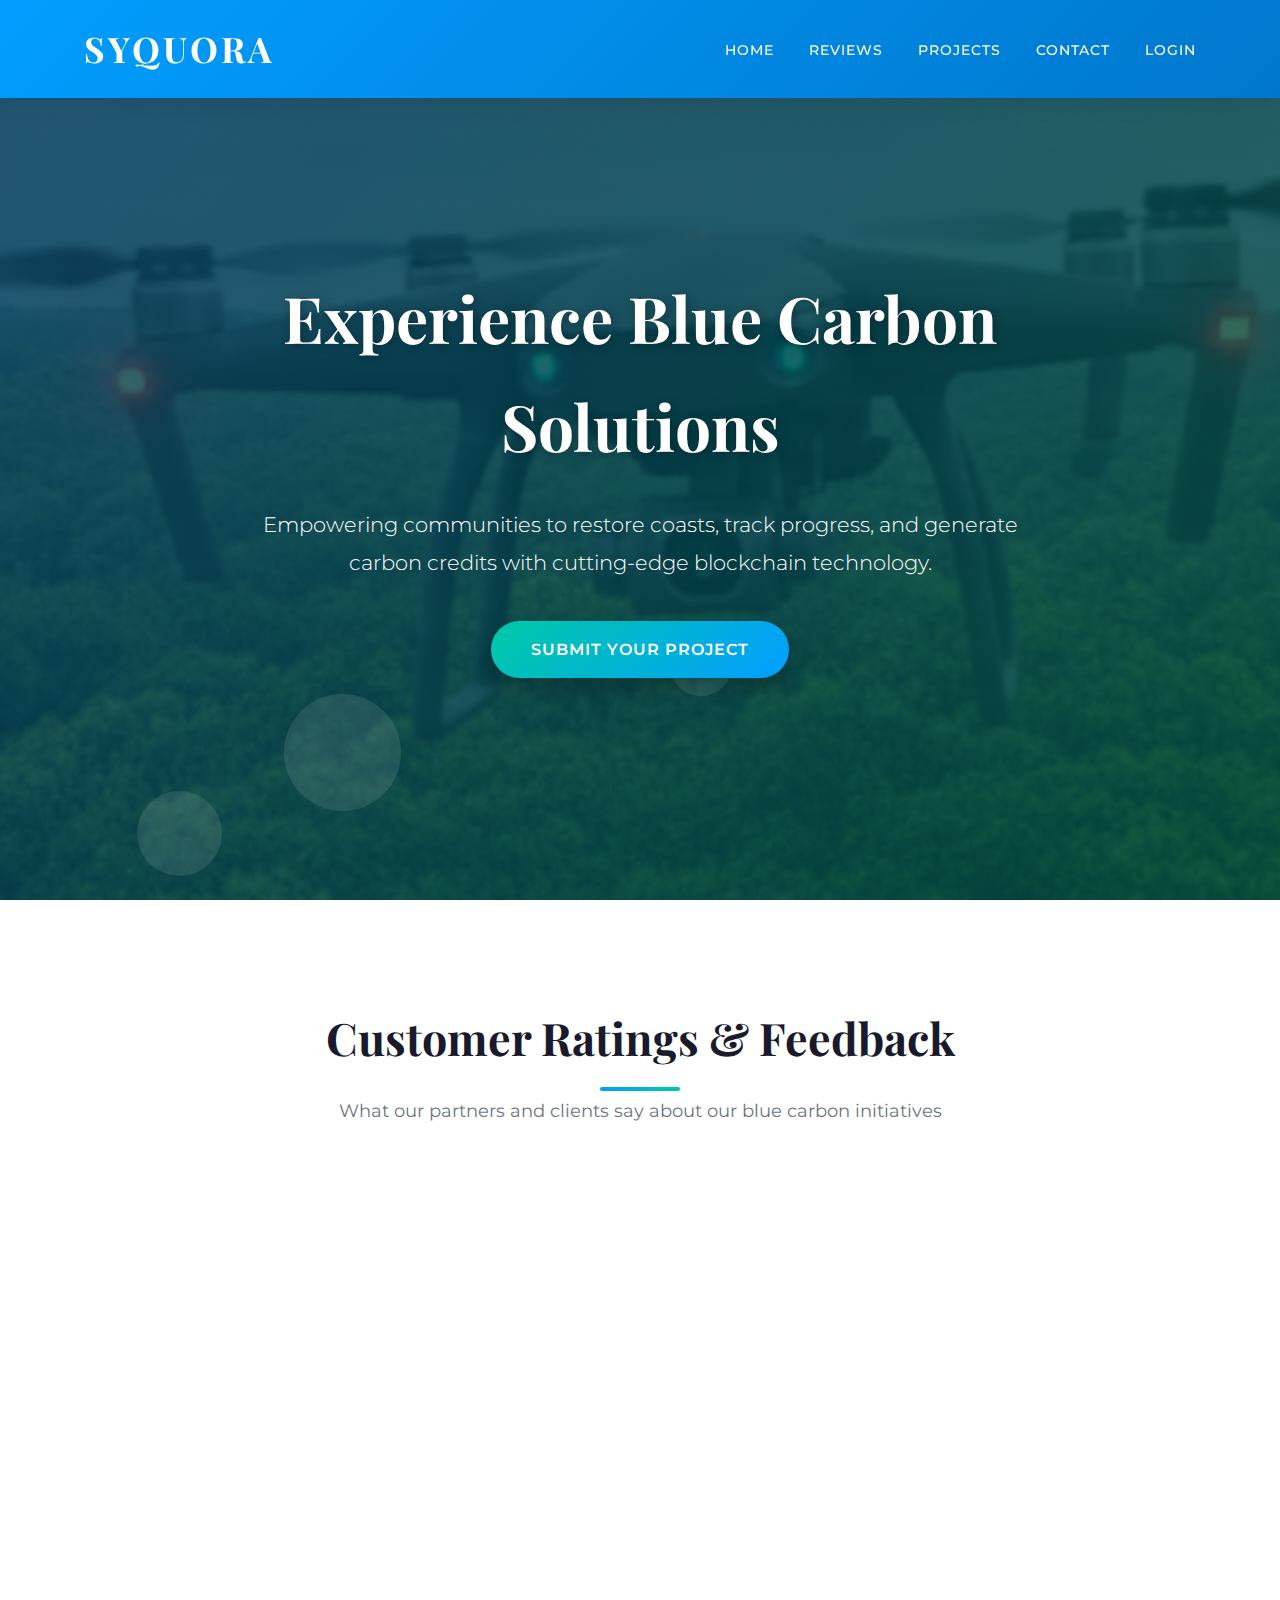
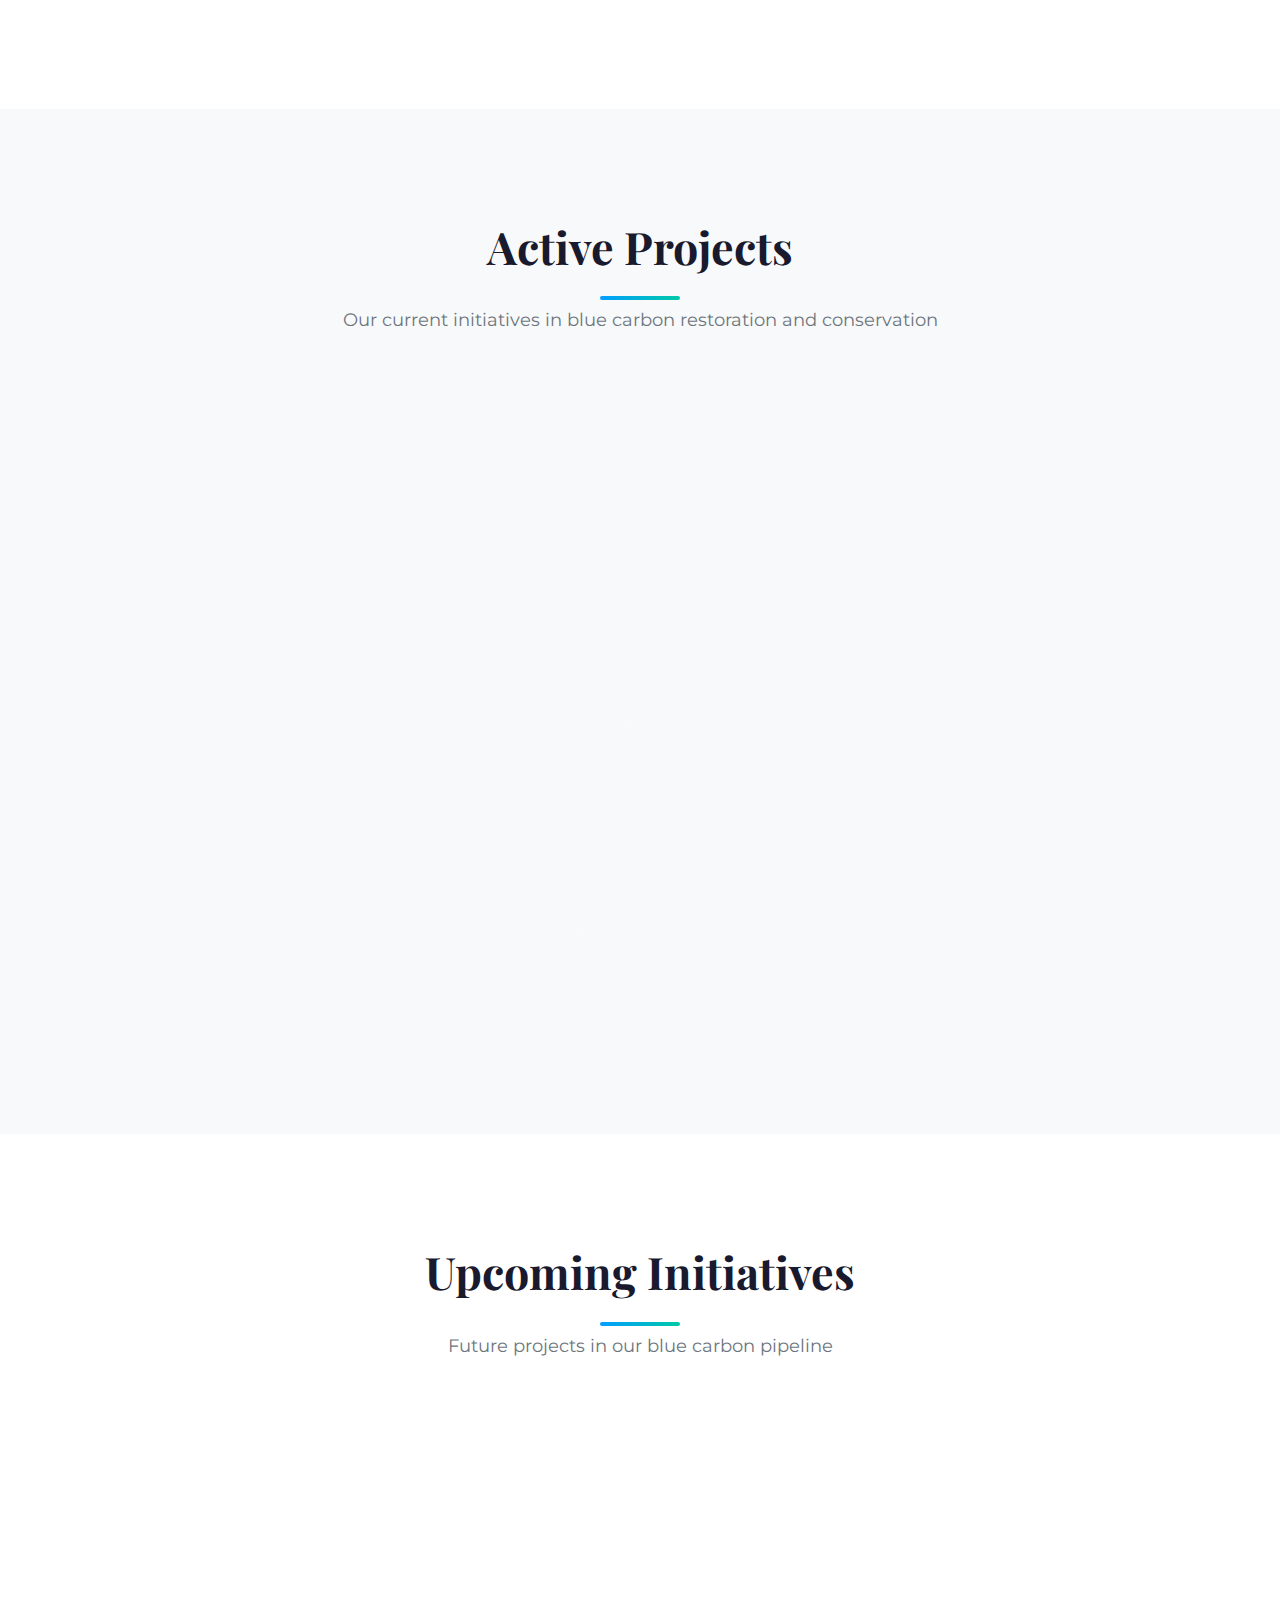
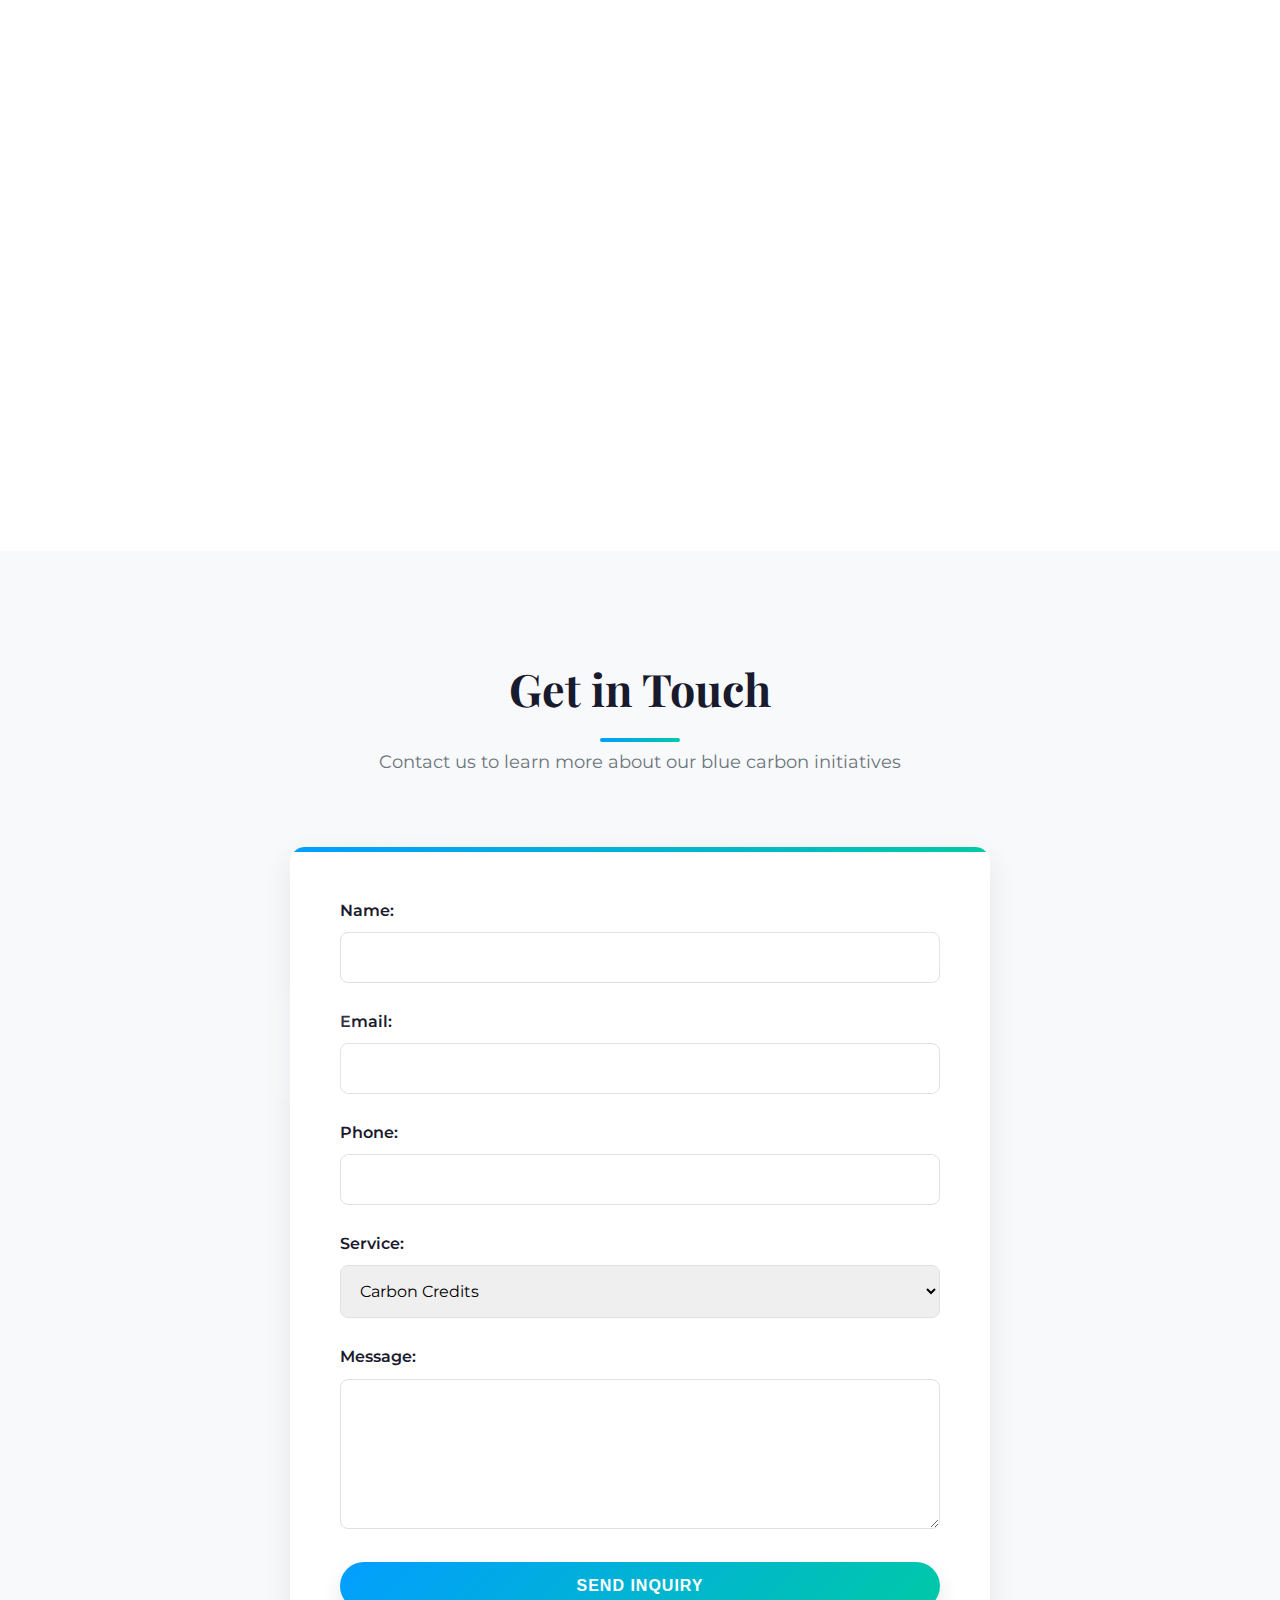
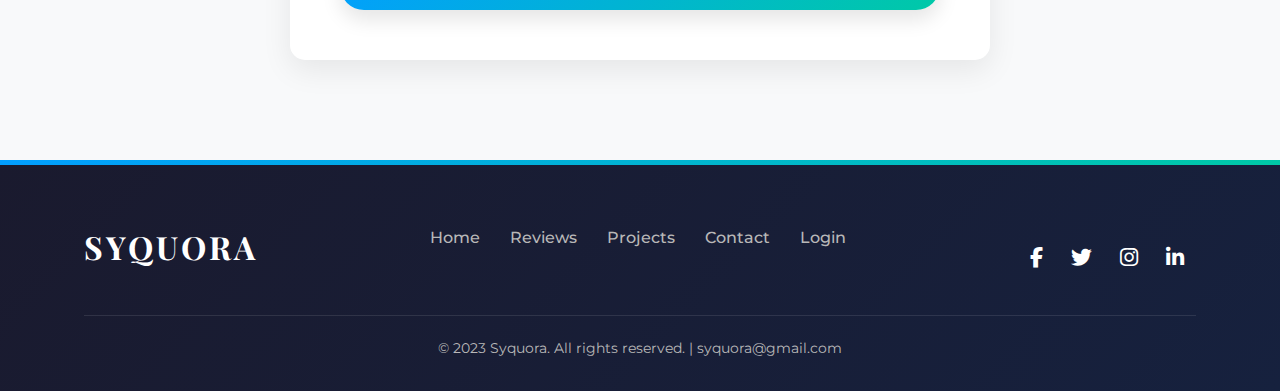
<file: index.html>
<!DOCTYPE html>
<html lang="en">
<head>
    <meta charset="UTF-8">
    <meta name="viewport" content="width=device-width, initial-scale=1.0">
    <title>Syquora - Blue Carbon Solutions</title>
    <link href="https://fonts.googleapis.com/css2?family=Playfair+Display:wght@400;700&family=Montserrat:wght@300;400;500;600&display=swap" rel="stylesheet">
    <link rel="stylesheet" href="https://cdnjs.cloudflare.com/ajax/libs/font-awesome/6.4.0/css/all.min.css">
    <style>
        /* Reset and base styles */
        * {
            margin: 0;
            padding: 0;
            box-sizing: border-box;
        }
        
        :root {
            --primary: #029eff;
            --primary-dark: #0077cc;
            --secondary: #00c9a7;
            --accent: #ff6b6b;
            --dark: #1a1a2e;
            --light: #f8f9fa;
            --text: #333333;
            --text-light: #6c757d;
            --gold: #d4af37;
            --transition: all 0.4s cubic-bezier(0.175, 0.885, 0.32, 1.275);
            --shadow: 0 10px 30px rgba(0, 0, 0, 0.08);
            --shadow-hover: 0 15px 40px rgba(0, 0, 0, 0.12);
        }
        
        @keyframes fadeIn {
            from { opacity: 0; }
            to { opacity: 1; }
        }
        
        @keyframes slideInFromLeft {
            from { transform: translateX(-100px); opacity: 0; }
            to { transform: translateX(0); opacity: 1; }
        }
        
        @keyframes slideInFromRight {
            from { transform: translateX(100px); opacity: 0; }
            to { transform: translateX(0); opacity: 1; }
        }
        
        @keyframes slideInFromTop {
            from { transform: translateY(-100px); opacity: 0; }
            to { transform: translateY(0); opacity: 1; }
        }
        
        @keyframes slideInFromBottom {
            from { transform: translateY(100px); opacity: 0; }
            to { transform: translateY(0); opacity: 1; }
        }
        
        @keyframes zoomIn {
            from { transform: scale(0.8); opacity: 0; }
            to { transform: scale(1); opacity: 1; }
        }
        
        @keyframes float {
            0%, 100% { transform: translateY(0); }
            50% { transform: translateY(-10px); }
        }
        
        @keyframes pulse {
            0% { transform: scale(1); }
            50% { transform: scale(1.05); }
            100% { transform: scale(1); }
        }
        
        @keyframes gradientShift {
            0% { background-position: 0% 50%; }
            50% { background-position: 100% 50%; }
            100% { background-position: 0% 50%; }
        }
        
        body {
            font-family: 'Montserrat', sans-serif;
            line-height: 1.7;
            color: var(--text);
            background-color: var(--light);
            overflow-x: hidden;
            animation: fadeIn 1.5s ease-out;
        }
        
        h1, h2, h3, h4, h5, h6 {
            font-family: 'Playfair Display', serif;
            font-weight: 700;
            margin-bottom: 1rem;
            color: var(--dark);
        }
        
        .container {
            width: 90%;
            max-width: 1200px;
            margin: 0 auto;
            padding: 0 20px;
        }
        
        /* Header styles */
        header {
            background: linear-gradient(135deg, var(--primary) 0%, var(--primary-dark) 100%);
            color: white;
            padding: 1.2rem 0;
            position: fixed;
            width: 100%;
            z-index: 1000;
            transition: var(--transition);
            box-shadow: 0 5px 20px rgba(0, 0, 0, 0.1);
        }
        
        header.scrolled {
            padding: 0.8rem 0;
            background: rgba(2, 158, 255, 0.95);
            backdrop-filter: blur(10px);
        }
        
        .header-content {
            display: flex;
            justify-content: space-between;
            align-items: center;
        }
        
        .logo {
            font-family: 'Playfair Display', serif;
            font-size: 2.2rem;
            font-weight: 700;
            text-transform: uppercase;
            letter-spacing: 3px;
            animation: slideInFromLeft 1s ease-out;
            position: relative;
            display: inline-block;
        }
        
        .logo::after {
            content: '';
            position: absolute;
            bottom: -5px;
            left: 0;
            width: 100%;
            height: 3px;
            background: var(--gold);
            transform: scaleX(0);
            transform-origin: right;
            transition: transform 0.4s ease;
        }
        
        .logo:hover::after {
            transform: scaleX(1);
            transform-origin: left;
        }
        
        nav ul {
            list-style-type: none;
            display: flex;
        }
        
        nav ul li {
            margin-left: 35px;
            animation: slideInFromRight 1s ease-out;
        }
        
        nav ul li a {
            color: white;
            text-decoration: none;
            font-weight: 500;
            transition: var(--transition);
            text-transform: uppercase;
            font-size: 0.9rem;
            letter-spacing: 1px;
            position: relative;
            padding: 5px 0;
        }
        
        nav ul li a::after {
            content: '';
            position: absolute;
            width: 100%;
            height: 2px;
            bottom: 0;
            left: 0;
            background-color: var(--gold);
            transform: scaleX(0);
            transform-origin: right;
            transition: transform 0.3s ease;
        }
        
        nav ul li a:hover::after {
            transform: scaleX(1);
            transform-origin: left;
        }
        
        .menu-toggle {
            display: none;
            font-size: 1.5rem;
            color: white;
            cursor: pointer;
            animation: pulse 2s infinite;
        }
        
        /* Hero section styles */
        .hero {
            background: linear-gradient(rgba(0, 0, 0, 0.7), rgba(0, 0, 0, 0.7)), url('Gemini_Generated_Image_5kwvj5kwvj5kwvj5.png');
            background-size: cover;
            background-position: center;
            background-attachment: fixed;
            color: white;
            text-align: center;
            padding: 200px 0 150px;
            position: relative;
            overflow: hidden;
            display: flex;
            align-items: center;
            min-height: 100vh;
        }
        
        .hero::before {
            content: '';
            position: absolute;
            top: 0;
            left: 0;
            right: 0;
            bottom: 0;
            background: linear-gradient(135deg, rgba(2, 158, 255, 0.3) 0%, rgba(0, 201, 167, 0.3) 100%);
            animation: fadeIn 2s ease-out;
        }
        
        .hero-content {
            position: relative;
            z-index: 1;
            max-width: 800px;
            margin: 0 auto;
        }
        
        .hero h1 {
            font-size: 4rem;
            margin-bottom: 25px;
            animation: zoomIn 1s ease-out;
            color: white;
            text-shadow: 2px 2px 10px rgba(0, 0, 0, 0.3);
        }
        
        .hero p {
            font-size: 1.3rem;
            margin-bottom: 40px;
            animation: fadeIn 2s ease-out;
            font-weight: 300;
            line-height: 1.8;
        }
        
        .cta-button {
            display: inline-block;
            background: linear-gradient(135deg, var(--secondary) 0%, var(--primary) 100%);
            color: white;
            padding: 15px 40px;
            text-decoration: none;
            border-radius: 50px;
            font-weight: 600;
            text-transform: uppercase;
            transition: var(--transition);
            animation: float 3s ease-in-out infinite;
            box-shadow: 0 10px 20px rgba(0, 0, 0, 0.2);
            letter-spacing: 1px;
            position: relative;
            overflow: hidden;
        }
        
        .cta-button::before {
            content: '';
            position: absolute;
            top: 0;
            left: -100%;
            width: 100%;
            height: 100%;
            background: linear-gradient(90deg, transparent, rgba(255, 255, 255, 0.2), transparent);
            transition: 0.5s;
        }
        
        .cta-button:hover::before {
            left: 100%;
        }
        
        .cta-button:hover {
            transform: translateY(-5px);
            box-shadow: 0 15px 30px rgba(0, 0, 0, 0.3);
        }
        
        /* Section styles */
        section {
            padding: 100px 0;
            position: relative;
            overflow: hidden;
        }
        
        section:nth-child(even) {
            background-color: white;
        }
        
        section:nth-child(odd) {
            background-color: #f8f9fa;
        }
        
        .section-header {
            text-align: center;
            margin-bottom: 70px;
            position: relative;
        }
        
        .section-header h2 {
            font-size: 2.8rem;
            color: var(--dark);
            margin-bottom: 20px;
            position: relative;
            display: inline-block;
        }
        
        .section-header h2::after {
            content: '';
            position: absolute;
            bottom: -15px;
            left: 50%;
            transform: translateX(-50%);
            width: 80px;
            height: 4px;
            background: linear-gradient(90deg, var(--primary), var(--secondary));
            border-radius: 2px;
        }
        
        .section-header p {
            max-width: 700px;
            margin: 0 auto;
            color: var(--text-light);
            font-size: 1.1rem;
        }
        
        /* Car reviews styles */
        .reviews {
            display: flex;
            justify-content: space-between;
            flex-wrap: wrap;
        }
        
        .review-card {
            width: calc(33.333% - 20px);
            background-color: white;
            border-radius: 15px;
            padding: 35px 30px;
            margin-bottom: 30px;
            box-shadow: var(--shadow);
            transition: var(--transition);
            position: relative;
            overflow: hidden;
            animation: zoomIn 1s ease-out;
        }
        
        .review-card::before {
            content: '';
            position: absolute;
            top: 0;
            left: 0;
            width: 5px;
            height: 100%;
            background: linear-gradient(to bottom, var(--primary), var(--secondary));
        }
        
        .review-card:hover {
            transform: translateY(-10px);
            box-shadow: var(--shadow-hover);
        }
        
        .review-card h3 {
            margin-bottom: 15px;
            color: var(--dark);
            font-size: 1.4rem;
            animation: slideInFromLeft 1s ease-out;
        }
        
        .review-card .rating {
            color: var(--gold);
            margin-bottom: 15px;
            font-size: 1.2rem;
            animation: fadeIn 2s ease-out;
        }
        
        .review-card p {
            color: var(--text-light);
            font-style: italic;
            animation: slideInFromBottom 1s ease-out;
        }
        
        /* Car rental styles */
        .rental-options {
            display: flex;
            justify-content: space-between;
            flex-wrap: wrap;
        }
        
        .rental-card {
            width: calc(25% - 20px);
            background-color: white;
            border-radius: 15px;
            padding: 30px;
            margin-bottom: 30px;
            box-shadow: var(--shadow);
            text-align: center;
            transition: var(--transition);
            position: relative;
            overflow: hidden;
            animation: slideInFromBottom 1s ease-out;
        }
        
        .rental-card::before {
            content: '';
            position: absolute;
            top: 0;
            left: 0;
            width: 100%;
            height: 5px;
            background: linear-gradient(to right, var(--primary), var(--secondary));
        }
        
        .rental-card:hover {
            transform: translateY(-10px);
            box-shadow: var(--shadow-hover);
        }
        
        .rental-card img {
            width: 100%;
            border-radius: 10px;
            margin-bottom: 20px;
            transition: var(--transition);
        }
        
        .rental-card:hover img {
            transform: scale(1.05);
        }
        
        .rental-card h3 {
            margin-bottom: 15px;
            color: var(--dark);
            font-size: 1.3rem;
            animation: slideInFromTop 1s ease-out;
        }
        
        .rental-card p {
            color: var(--text-light);
            margin-bottom: 20px;
            font-size: 0.95rem;
        }
        
        .rental-card .book-button {
            display: inline-block;
            background: linear-gradient(135deg, var(--primary) 0%, var(--secondary) 100%);
            color: white;
            padding: 10px 25px;
            text-decoration: none;
            border-radius: 50px;
            transition: var(--transition);
            text-transform: uppercase;
            font-weight: 600;
            font-size: 0.85rem;
            letter-spacing: 1px;
            box-shadow: 0 5px 15px rgba(0, 0, 0, 0.1);
        }
        
        .rental-card .book-button:hover {
            transform: translateY(-3px);
            box-shadow: 0 8px 20px rgba(0, 0, 0, 0.15);
        }
        
        /* Contact form styles */
        .contact-form {
            max-width: 700px;
            margin: 0 auto;
            background-color: white;
            padding: 50px;
            border-radius: 15px;
            box-shadow: var(--shadow);
            animation: zoomIn 1s ease-out;
            position: relative;
            overflow: hidden;
        }
        
        .contact-form::before {
            content: '';
            position: absolute;
            top: 0;
            left: 0;
            width: 100%;
            height: 5px;
            background: linear-gradient(to right, var(--primary), var(--secondary));
        }
        
        .form-group {
            margin-bottom: 25px;
            animation: slideInFromLeft 1s ease-out;
        }
        
        .form-group label {
            display: block;
            margin-bottom: 8px;
            font-weight: 600;
            color: var(--dark);
        }
        
        .form-group input,
        .form-group textarea,
        .form-group select {
            width: 100%;
            padding: 15px;
            border: 1px solid #e1e1e1;
            border-radius: 8px;
            font-size: 1rem;
            transition: var(--transition);
            font-family: 'Montserrat', sans-serif;
        }
        
        .form-group input:focus,
        .form-group textarea:focus,
        .form-group select:focus {
            border-color: var(--primary);
            outline: none;
            box-shadow: 0 0 0 3px rgba(2, 158, 255, 0.1);
        }
        
        .form-group textarea {
            height: 150px;
            resize: vertical;
        }
        
        .submit-button {
            display: inline-block;
            background: linear-gradient(135deg, var(--primary) 0%, var(--secondary) 100%);
            color: white;
            padding: 15px 40px;
            text-decoration: none;
            border-radius: 50px;
            font-weight: 600;
            transition: var(--transition);
            border: none;
            cursor: pointer;
            text-transform: uppercase;
            font-size: 1rem;
            letter-spacing: 1px;
            box-shadow: 0 10px 20px rgba(0, 0, 0, 0.1);
            width: 100%;
        }
        
        .submit-button:hover {
            transform: translateY(-3px);
            box-shadow: 0 15px 30px rgba(0, 0, 0, 0.15);
        }
        
        /* Footer styles */
        footer {
            background: linear-gradient(135deg, var(--dark) 0%, #16213e 100%);
            color: white;
            text-align: center;
            padding: 60px 0 30px;
            position: relative;
            overflow: hidden;
        }
        
        footer::before {
            content: '';
            position: absolute;
            top: 0;
            left: 0;
            width: 100%;
            height: 5px;
            background: linear-gradient(to right, var(--primary), var(--secondary));
        }
        
        .footer-content {
            display: flex;
            justify-content: space-between;
            align-items: center;
            flex-wrap: wrap;
            margin-bottom: 40px;
            animation: fadeIn 2s ease-out;
        }
        
        .footer-logo {
            font-family: 'Playfair Display', serif;
            font-size: 2rem;
            font-weight: 700;
            text-transform: uppercase;
            letter-spacing: 3px;
            animation: pulse 2s infinite;
        }
        
        .footer-links {
            list-style-type: none;
            display: flex;
            margin-bottom: 20px;
        }
        
        .footer-links li {
            margin: 0 15px;
            animation: slideInFromBottom 1s ease-out;
        }
        
        .footer-links a {
            color: #b8b8b8;
            text-decoration: none;
            transition: var(--transition);
            font-weight: 500;
        }
        
        .footer-links a:hover {
            color: white;
        }
        
        .social-icons {
            margin-top: 20px;
        }
        
        .social-icons a {
            color: white;
            font-size: 1.3rem;
            margin: 0 12px;
            transition: var(--transition);
            display: inline-block;
        }
        
        .social-icons a:hover {
            color: var(--secondary);
            transform: translateY(-5px);
        }
        
        .copyright {
            color: #b8b8b8;
            font-size: 0.9rem;
            margin-top: 30px;
            padding-top: 20px;
            border-top: 1px solid rgba(255, 255, 255, 0.1);
        }
        
        /* Additional Animations */
        .animate-on-scroll {
            opacity: 0;
            transform: translateY(50px);
            transition: all 0.8s ease-out;
        }
        
        .animate-on-scroll.visible {
            opacity: 1;
            transform: translateY(0);
        }
        
        /* Floating elements */
        .floating-element {
            position: absolute;
            border-radius: 50%;
            background: rgba(255, 255, 255, 0.1);
            animation: float 6s ease-in-out infinite;
            z-index: 0;
        }
        
        /* Back to top button */
        .back-to-top {
            position: fixed;
            bottom: 30px;
            right: 30px;
            width: 50px;
            height: 50px;
            background: linear-gradient(135deg, var(--primary) 0%, var(--secondary) 100%);
            color: white;
            border-radius: 50%;
            display: flex;
            justify-content: center;
            align-items: center;
            cursor: pointer;
            transition: var(--transition);
            opacity: 0;
            visibility: hidden;
            z-index: 999;
            box-shadow: 0 5px 15px rgba(0, 0, 0, 0.2);
        }
        
        .back-to-top.active {
            opacity: 1;
            visibility: visible;
        }
        
        .back-to-top:hover {
            transform: translateY(-5px);
            box-shadow: 0 10px 25px rgba(0, 0, 0, 0.3);
        }
        
        /* Responsive styles */
        @media (max-width: 1200px) {
            .rental-card {
                width: calc(50% - 20px);
            }
        }
        
        @media (max-width: 992px) {
            .review-card {
                width: calc(50% - 20px);
            }
            
            .rental-card {
                width: calc(50% - 20px);
            }
            
            .hero h1 {
                font-size: 3.2rem;
            }
        }
        
        @media (max-width: 768px) {
            .menu-toggle {
                display: block;
            }
            
            nav ul {
                flex-direction: column;
                position: absolute;
                top: 100%;
                left: 0;
                background: rgba(2, 158, 255, 0.95);
                backdrop-filter: blur(10px);
                width: 100%;
                padding: 20px 0;
                display: none;
                animation: slideInFromTop 0.5s ease-out;
                box-shadow: 0 10px 20px rgba(0, 0, 0, 0.1);
            }
            
            nav ul.show {
                display: flex;
            }
            
            nav ul li {
                margin: 10px 0;
                text-align: center;
            }
            
            .review-card,
            .rental-card {
                width: 100%;
            }
            
            .hero h1 {
                font-size: 2.5rem;
            }
            
            .hero p {
                font-size: 1.1rem;
            }
            
            .section-header h2 {
                font-size: 2.2rem;
            }
            
            .footer-content {
                flex-direction: column;
                text-align: center;
            }
            
            .footer-links {
                margin: 20px 0;
            }
        }
        
        @media (max-width: 576px) {
            .hero {
                padding: 150px 0 100px;
            }
            
            .hero h1 {
                font-size: 2rem;
            }
            
            section {
                padding: 70px 0;
            }
            
            .contact-form {
                padding: 30px 20px;
            }
        }
    </style>
</head>
<body>
    <!-- Back to top button -->
    <div class="back-to-top">
        <i class="fas fa-chevron-up"></i>
    </div>

    <header>
        <div class="container header-content">
            <div class="logo">Syquora</div>
            <nav>
                <div class="menu-toggle">
                    <i class="fas fa-bars"></i>
                </div>
                <ul>
                    <li><a href="#home">Home</a></li>
                    <li><a href="#reviews">Reviews</a></li>
                    <li><a href="#projects">Projects</a></li>
                    <li><a href="#contact">Contact</a></li>
                    <li><a href="login.html" class="login-btn">LOGIN</a></li>
                </ul>
            </nav>
        </div>
    </header>

    <main>
        <section id="home" class="hero">
            <div class="container hero-content">
                <h1>Experience Blue Carbon Solutions</h1>
                <p>Empowering communities to restore coasts, track progress, and generate carbon credits with cutting-edge blockchain technology.</p>
                <a href="PROJECTS.html" class="cta-button">Submit Your Project</a>
            </div>
        </section>

        <section id="reviews">
            <div class="container">
                <div class="section-header">
                    <h2>Customer Ratings & Feedback</h2>
                    <p>What our partners and clients say about our blue carbon initiatives</p>
                </div>
                <div class="reviews">
                    <div class="review-card animate-on-scroll">
                        <h3>Asha Nair — Project Coordinator, Coastal Conservation Society</h3>
                        <div class="rating">★★★★★</div>
                        <p>“The blockchain registry made credit tracking effortless. Field uploads from our team and drone imagery sync perfectly.” — Mar 12, 2025</p>
                    </div>
                    <div class="review-card animate-on-scroll">
                        <h3>Dr. Priya Mehta — Research Scientist, NCCR</h3>
                        <div class="rating">★★★★☆</div>
                        <p>"“Onboarding was smooth and the mobile interface is easy for our volunteers to use.” — Feb 28, 2025</p>
                    </div>
                    <div class="review-card animate-on-scroll">
                        <h3>Ramesh Kumar — Panchayat Member, Chellanam</h3>
                        <div class="rating">★★★★★</div>
                        <p>“Great transparency on carbon credit issuance. Would love more visualization tools for community reports.” — Jan 19, 2025</p>
                    </div>
                </div>
            </div>
        </section>

        <section id="projects">
            <div class="container">
                <div class="section-header">
                    <h2>Active Projects</h2>
                    <p>Our current initiatives in blue carbon restoration and conservation</p>
                </div>
                <div class="rental-options">
                    <div class="rental-card animate-on-scroll">
                        <img src="Gemini_Generated_Image_cksce7cksce7cksc.png" alt="Mangrove Revival Project">
                        <h3>🌿 Mangrove Revival Project</h3>
                        <p>Restoring 120 hectares of degraded mangroves along the coast, supporting carbon sequestration and habitat for 15+ fish species.</p>
                        <a href="#contact" class="book-button">View Details</a>
                    </div>
                    <div class="rental-card animate-on-scroll">
                        <img src="Gemini_Generated_Image_cksce7cksce7cksc (1).png" alt="Coastal Grassland Restoration">
                        <h3>🌱 Coastal Grassland Restoration</h3>
                        <p>Replanting 80 hectares of seagrass beds, enhancing carbon storage and improving water clarity for marine life.</p>
                        <a href="#contact" class="book-button">View Details</a>
                    </div>
                    <div class="rental-card animate-on-scroll">
                        <img src="Gemini_Generated_Image_zapcfdzapcfdzapc.png" alt="BlueBay Carbon Shield">
                        <h3>🌊 BlueBay Carbon Shield</h3>
                        <p>Conserving 200 hectares of salt marshes, preventing shoreline erosion and capturing thousands of tons of CO₂ annually.</p>
                        <a href="#contact" class="book-button">View Details</a>
                    </div>
                    <div class="rental-card animate-on-scroll">
                        <img src="Gemini_Generated_Image_vmzagfvmzagfvmza.png" alt="Green Coast 2030">
                        <h3>🪴 Green Coast 2030</h3>
                        <p>Community-led restoration of 150 hectares of coastal wetlands, enabling verified blue carbon credits for local markets.</p>
                        <a href="#contact" class="book-button">View Details</a>
                    </div>
                </div>
            </div>
        </section>

        <section id="upcoming">
            <div class="container">
                <div class="section-header">
                    <h2>Upcoming Initiatives</h2>
                    <p>Future projects in our blue carbon pipeline</p>
                </div>
                <div class="rental-options">
                    <div class="rental-card animate-on-scroll">
                        <img src="Gemini_Generated_Image_6rfxy06rfxy06rfx.png" alt="Coral Carbon Project">
                        <h3>🐠 Coral Carbon Project</h3>
                        <p>Protecting 50 hectares of coral-associated seagrass meadows, boosting biodiversity while locking away significant carbon stocks.</p>
                        <a href="#contact" class="book-button">Learn More</a>
                    </div>
                    <div class="rental-card animate-on-scroll">
                        <img src="Gemini_Generated_Image_wtz8nwwtz8nwwtz8.png" alt="OceanEdge Seagrass Initiative">
                        <h3>🌾 OceanEdge Seagrass Initiative</h3>
                        <p>Reviving 100 hectares of underwater meadows, generating long-term carbon credits and stabilizing fish nurseries.</p>
                        <a href="#contact" class="book-button">Learn More</a>
                    </div>
                    <div class="rental-card animate-on-scroll">
                        <img src="Gemini_Generated_Image_x4jao1x4jao1x4ja.png" alt="Island Blue Carbon Pilot">
                        <h3>🏝️ Island Blue Carbon Pilot</h3>
                        <p>Pilot project across 60 hectares of coastal ecosystems, using drones and blockchain MRV for transparent credit issuance.</p>
                        <a href="#contact" class="book-button">Learn More</a>
                    </div>
                    <div class="rental-card animate-on-scroll">
                        <img src="Gemini_Generated_Image_cksce7cksce7cksc (1).png" alt="Coastal Guardians Program">
                        <h3>🌍 Coastal Guardians Program</h3>
                        <p>Restoring 250 hectares of mixed mangroves and marshlands, enabling coastal panchayats to earn carbon credits for climate action.</p>
                        <a href="#contact" class="book-button">Learn More</a>
                    </div>
                </div>
            </div>
        </section>

        <section id="contact">
            <div class="container">
                <div class="section-header">
                    <h2>Get in Touch</h2>
                    <p>Contact us to learn more about our blue carbon initiatives</p>
                </div>
                <form class="contact-form">
                    <div class="form-group">
                        <label for="name">Name:</label>
                        <input type="text" id="name" name="name" required>
                    </div>
                    <div class="form-group">
                        <label for="email">Email:</label>
                        <input type="email" id="email" name="email" required>
                    </div>
                    <div class="form-group">
                        <label for="phone">Phone:</label>
                        <input type="tel" id="phone" name="phone">
                    </div>
                    <div class="form-group">
                        <label for="service">Service:</label>
                        <select id="service" name="service">
                            <option value="carbon">Carbon Credits</option>
                            <option value="verification">Verification</option>
                            <option value="transaction">Transaction</option>
                            <option value="fraud">Fraud Prevention</option>
                        </select>
                    </div>
                    <div class="form-group">
                        <label for="message">Message:</label>
                        <textarea id="message" name="message" required></textarea>
                    </div>
                    <button type="submit" class="submit-button">Send Inquiry</button>
                </form>
            </div>
        </section>
    </main>

    <footer>
        <div class="container">
            <div class="footer-content">
                <div class="footer-logo">Syquora</div>
                <ul class="footer-links">
                    <li><a href="#home">Home</a></li>
                    <li><a href="#reviews">Reviews</a></li>
                    <li><a href="#projects">Projects</a></li>
                    <li><a href="#contact">Contact</a></li>
                    <li><a href="login.html">Login</a></li>
                </ul>
                <div class="social-icons">
                    <a href="#" aria-label="Facebook"><i class="fab fa-facebook-f"></i></a>
                    <a href="#" aria-label="Twitter"><i class="fab fa-twitter"></i></a>
                    <a href="#" aria-label="Instagram"><i class="fab fa-instagram"></i></a>
                    <a href="#" aria-label="LinkedIn"><i class="fab fa-linkedin-in"></i></a>
                </div>
            </div>
            <div class="copyright">
                &copy; 2023 Syquora. All rights reserved. | syquora@gmail.com
            </div>
        </div>
    </footer>

    <script>
        // JavaScript for smooth scrolling
        document.querySelectorAll('a[href^="#"]').forEach(anchor => {
            anchor.addEventListener('click', function (e) {
                e.preventDefault();
                document.querySelector(this.getAttribute('href')).scrollIntoView({
                    behavior: 'smooth'
                });
            });
        });

        // JavaScript for header scroll effect
        window.addEventListener('scroll', function() {
            const header = document.querySelector('header');
            const backToTop = document.querySelector('.back-to-top');
            header.classList.toggle('scrolled', window.scrollY > 50);
            backToTop.classList.toggle('active', window.scrollY > 300);
        });

        // JavaScript for mobile menu toggle
        const menuToggle = document.querySelector('.menu-toggle');
        const navUl = document.querySelector('nav ul');

        menuToggle.addEventListener('click', function() {
            navUl.classList.toggle('show');
        });

        // JavaScript for animating elements on scroll
        function isElementInViewport(el) {
            const rect = el.getBoundingClientRect();
            return (
                rect.top <= (window.innerHeight || document.documentElement.clientHeight) * 0.9 &&
                rect.bottom >= 0
            );
        }

        function handleScrollAnimation() {
            const elements = document.querySelectorAll('.animate-on-scroll');
            elements.forEach(el => {
                if (isElementInViewport(el)) {
                    el.classList.add('visible');
                }
            });
        }

        window.addEventListener('scroll', handleScrollAnimation);
        window.addEventListener('load', handleScrollAnimation);

        // JavaScript for back to top button
        document.querySelector('.back-to-top').addEventListener('click', function() {
            window.scrollTo({
                top: 0,
                behavior: 'smooth'
            });
        });

        // JavaScript for form submission
        const form = document.querySelector('.contact-form');
        form.addEventListener('submit', (e) => {
            e.preventDefault();
            // Add your form validation and submission logic here
            alert('Thank you for your inquiry. We will get back to you soon!');
            form.reset();
        });

        // Add floating elements
        function createFloatingElements() {
            const sections = document.querySelectorAll('section');
            sections.forEach(section => {
                for (let i = 0; i < 3; i++) {
                    const floatingEl = document.createElement('div');
                    floatingEl.classList.add('floating-element');
                    
                    const size = Math.random() * 100 + 50;
                    floatingEl.style.width = `${size}px`;
                    floatingEl.style.height = `${size}px`;
                    floatingEl.style.top = `${Math.random() * 80 + 10}%`;
                    floatingEl.style.left = `${Math.random() * 80 + 10}%`;
                    floatingEl.style.animationDelay = `${Math.random() * 5}s`;
                    
                    section.appendChild(floatingEl);
                }
            });
        }

        // Initialize floating elements
        createFloatingElements();
    </script>
</body>
</html>
</file>
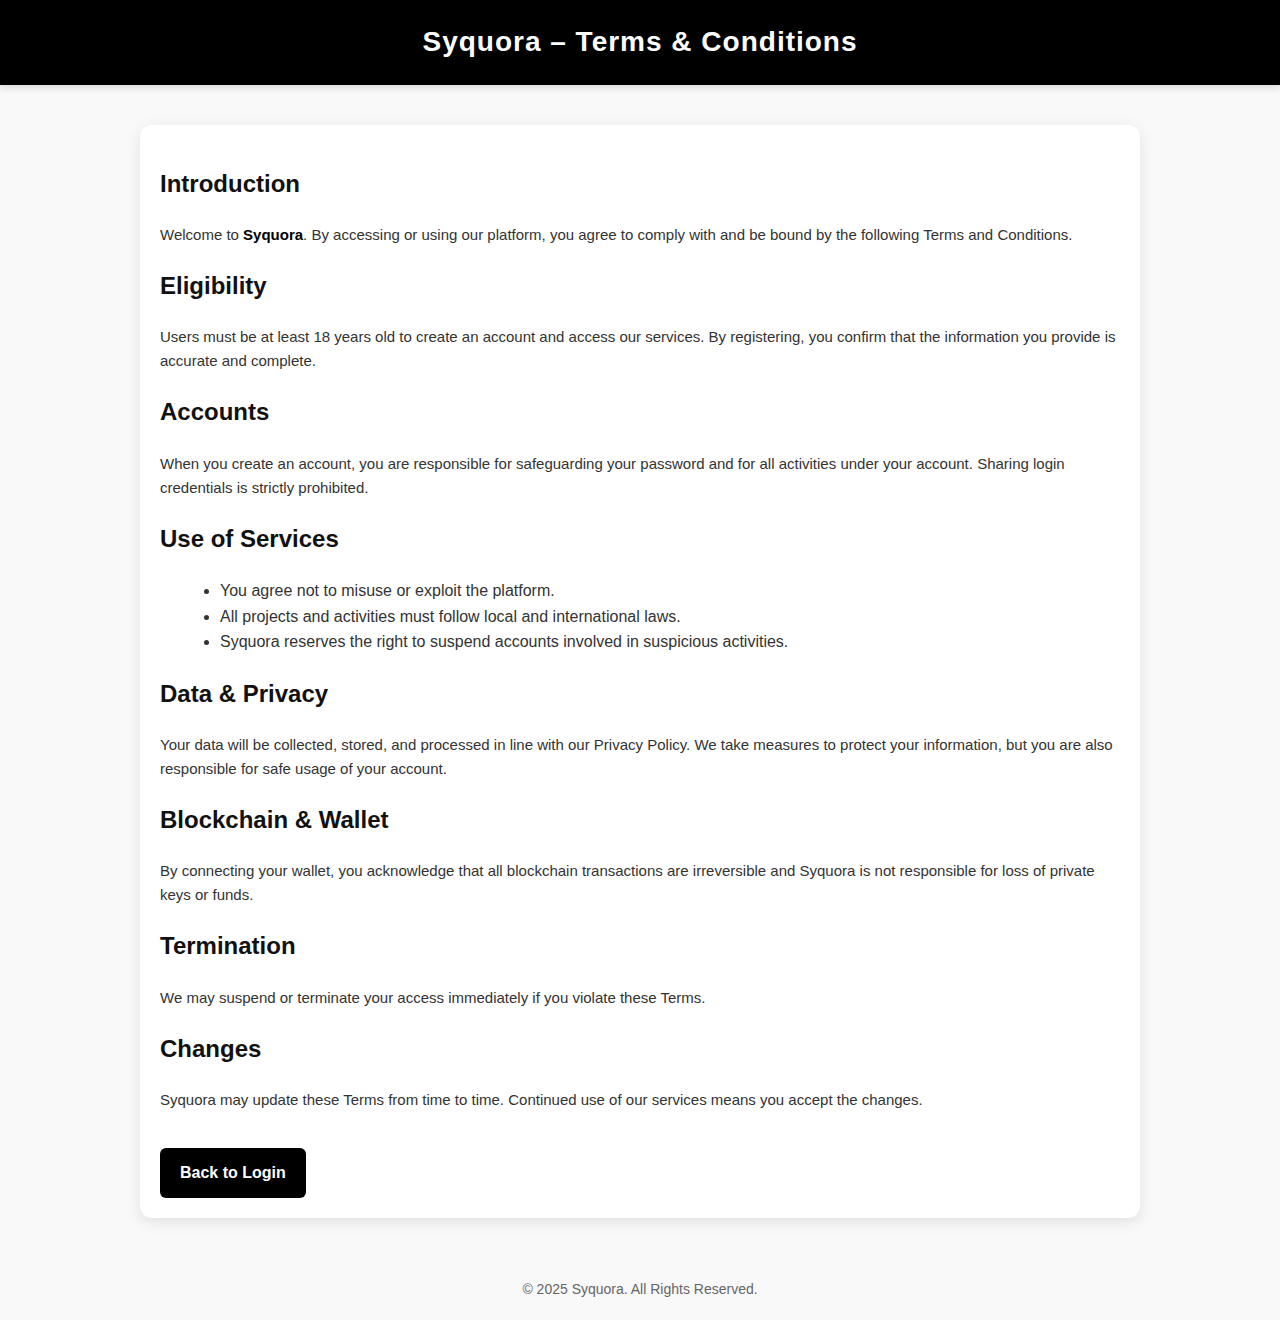
<file: terms.html>
<!DOCTYPE html>
<html lang="en">
<head>
  <meta charset="UTF-8">
  <meta name="viewport" content="width=device-width, initial-scale=1.0">
  <title>Terms & Conditions - Syquora</title>
  <link rel="stylesheet" href="admin.css">
  <style>
    body {
      font-family: "Segoe UI", Tahoma, Geneva, Verdana, sans-serif;
      margin: 0;
      padding: 0;
      background: #f9f9f9;
      color: #333;
      line-height: 1.6;
    }

    header {
      background: #000;
      color: #fff;
      padding: 20px;
      text-align: center;
      font-size: 28px;
      font-weight: bold;
      letter-spacing: 1px;
      box-shadow: 0 4px 6px rgba(0,0,0,0.1);
    }

    .container {
      max-width: 1000px;
      margin: 40px auto;
      padding: 20px;
      background: #fff;
      border-radius: 12px;
      box-shadow: 0 4px 15px rgba(0,0,0,0.1);
      animation: fadeIn 0.8s ease-in-out;
    }

    h2 {
      margin-top: 20px;
      color: #111;
    }

    p {
      margin-bottom: 16px;
      font-size: 15px;
    }

    ul {
      margin-left: 20px;
    }

    .highlight {
      font-weight: bold;
      color: #000;
    }

    footer {
      text-align: center;
      padding: 20px;
      font-size: 14px;
      color: #666;
      margin-top: 40px;
    }

    @keyframes fadeIn {
      from { opacity: 0; transform: translateY(20px); }
      to { opacity: 1; transform: translateY(0); }
    }

    .btn {
      display: inline-block;
      margin-top: 20px;
      padding: 12px 20px;
      background: #000;
      color: #fff;
      border-radius: 6px;
      text-decoration: none;
      transition: 0.3s ease;
    }
    .btn:hover {
      background: #333;
    }
  </style>
</head>
<body>
  <header>
    Syquora – Terms & Conditions
  </header>

  <div class="container">
    <h2>Introduction</h2>
    <p>Welcome to <span class="highlight">Syquora</span>. By accessing or using our platform, you agree to comply with and be bound by the following Terms and Conditions.</p>

    <h2>Eligibility</h2>
    <p>Users must be at least 18 years old to create an account and access our services. By registering, you confirm that the information you provide is accurate and complete.</p>

    <h2>Accounts</h2>
    <p>When you create an account, you are responsible for safeguarding your password and for all activities under your account. Sharing login credentials is strictly prohibited.</p>

    <h2>Use of Services</h2>
    <ul>
      <li>You agree not to misuse or exploit the platform.</li>
      <li>All projects and activities must follow local and international laws.</li>
      <li>Syquora reserves the right to suspend accounts involved in suspicious activities.</li>
    </ul>

    <h2>Data & Privacy</h2>
    <p>Your data will be collected, stored, and processed in line with our Privacy Policy. We take measures to protect your information, but you are also responsible for safe usage of your account.</p>

    <h2>Blockchain & Wallet</h2>
    <p>By connecting your wallet, you acknowledge that all blockchain transactions are irreversible and Syquora is not responsible for loss of private keys or funds.</p>

    <h2>Termination</h2>
    <p>We may suspend or terminate your access immediately if you violate these Terms.</p>

    <h2>Changes</h2>
    <p>Syquora may update these Terms from time to time. Continued use of our services means you accept the changes.</p>

    <a href="login.html" class="btn">Back to Login</a>
  </div>

  <footer>
    &copy; 2025 Syquora. All Rights Reserved.
  </footer>
</body>
</html>
</file>
<file: admin.css>
:root{
  --bg:#f4f6f9;
  --accent:#1a237e;
  --accent-2:#3949ab;
  --muted:#7d8793;
  --card:#ffffff;
  --glass: rgba(255,255,255,0.6);
}

/* Reset */
*{box-sizing:border-box}
html,body{height:100%}
body{
  margin:0;
  font-family:Inter, "Segoe UI", Roboto, Arial, sans-serif;
  background:var(--bg);
  color:#0f1720;
  -webkit-font-smoothing:antialiased;
}

/* App layout */
.app{display:flex;min-height:100vh}

/* Sidebar */
.sidebar{
  width:260px;
  background:linear-gradient(180deg,var(--accent),var(--accent-2));
  color:white;
  display:flex;
  flex-direction:column;
  padding:22px;
  gap:10px;
  box-shadow: 6px 0 24px rgba(10,20,40,0.06);
}
.brand{display:flex;align-items:center;gap:12px;margin-bottom:6px}
.logo{background:rgba(255,255,255,0.12);width:44px;height:44px;display:flex;align-items:center;justify-content:center;border-radius:10px;font-weight:700}
.title{font-size:18px;letter-spacing:1px;font-weight:700}

.nav{flex:1;overflow:auto}
.nav ul{list-style:none;padding:0;margin:0}
.sidebar-item, .nav-toggle{display:flex;align-items:center;justify-content:space-between;padding:12px;border-radius:8px;cursor:pointer;gap:12px;transition:background .18s}
.sidebar-item:hover,.nav-toggle:hover{background:rgba(255,255,255,0.06)}
.sidebar-item .left i, .nav-toggle .left i{width:26px;text-align:center}
.label{font-weight:700;font-size:15px;margin-left:8px}

.nav-group .submenu{list-style:none;padding-left:10px;margin-top:8px;display:none}
.nav-group .submenu li{padding:8px 12px;border-radius:6px;color:rgba(255,255,255,0.95);cursor:pointer}
.nav-group .submenu li:hover{background:rgba(255,255,255,0.06)}
.nav-group.open .submenu{display:block}
.arrow{transition:transform .28s ease}

/* badges */
.badge{background:rgba(255,255,255,0.12);padding:4px 8px;border-radius:12px;font-weight:700}

/* Sidebar footer */
.sidebar-footer{padding-top:8px;text-align:center;font-size:12px;color:rgba(255,255,255,0.8)}

/* Main */
.main{flex:1;display:flex;flex-direction:column}

/* Topbar */
.topbar{display:flex;justify-content:space-between;align-items:center;padding:16px 22px;background:#fff;box-shadow:0 2px 8px rgba(12,24,48,0.06);z-index:10}
.top-nav{display:flex;gap:12px;align-items:center}
.top-btn{border:0;background:transparent;padding:8px 14px;border-radius:8px;font-weight:700;font-size:16px;color:#111;cursor:pointer;transition:all .18s ease}
.top-btn:hover{background:#f0f3ff}
.top-btn.active{background:var(--accent);color:white;box-shadow:0 6px 20px rgba(26,35,126,0.12)}

.top-right{display:flex;align-items:center;gap:18px}
.wallet-panel{display:flex;align-items:center;gap:12px}
.wallet-stats .muted{font-size:12px;color:var(--muted)}
.btn{background:var(--accent);color:white;padding:8px 14px;border-radius:8px;border:0;cursor:pointer;font-weight:700}
.btn.ghost{background:transparent;border:1px solid #e5e7eb;color:#111}
.admin-user{display:flex;align-items:center;gap:10px;position:relative;cursor:pointer}
.avatar{width:44px;height:44px;border-radius:8px;background:linear-gradient(135deg,#5b21b6,#1e90ff);display:flex;align-items:center;justify-content:center;color:white;font-weight:700}
.admin-info .admin-name{font-weight:700}
.muted{color:var(--muted)}

/* admin dropdown */
.admin-dropdown{position:absolute;top:62px;right:0;background:white;border-radius:8px;padding:8px;box-shadow:0 8px 24px rgba(12,24,48,0.12);min-width:160px;z-index:30}
.admin-dropdown .dd-item{display:block;width:100%;border:0;background:none;padding:8px 10px;text-align:left;cursor:pointer;border-radius:6px}
.admin-dropdown .dd-item:hover{background:#f6f8ff}

/* Content */
.content{padding:20px 28px;overflow:auto}
.page{display:none}
.page.active{display:block}
.page-header{display:flex;justify-content:space-between;align-items:center;margin-bottom:14px}
.page-header h1{font-size:28px;margin:0}
.page-actions{display:flex;gap:10px}

/* Grid utils */
.grid{display:grid;gap:16px}
.grid-3{grid-template-columns:repeat(3,1fr)}
.grid-2{grid-template-columns:repeat(2,1fr)}

/* Cards & panels */
.card, .panel{background:var(--card);border-radius:10px;padding:16px;box-shadow:0 6px 20px rgba(18,25,40,0.04)}
.big-card{padding:22px;text-align:left}
.card-title{font-size:13px;color:var(--muted);font-weight:700}
.card-value{font-size:28px;font-weight:800;margin-top:8px}
.card-sub{font-size:12px;color:var(--muted);margin-top:8px}

/* tables */
.table{width:100%;border-collapse:collapse}
.table thead th{background:#f8fafc;padding:10px;text-align:left;color:var(--muted);font-size:13px}
.table tbody td{padding:12px;border-top:1px solid #f1f5f9}

/* forms */
.form-grid{display:grid;grid-template-columns:repeat(2,1fr);gap:12px}
.form-grid label{display:flex;flex-direction:column;font-size:13px}
.form-grid input{padding:10px;border-radius:8px;border:1px solid #e6eef8}

/* tabs */
.tabs{display:flex;gap:8px}
.tab{padding:8px 12px;border-radius:8px;border:0;background:#f6f9ff;cursor:pointer}
.tab.active{background:var(--accent);color:white}

/* hidden */
.hidden{display:none}

/* activity list */
.activity-list{list-style:none;padding:0;margin:0}
.activity-list li{padding:10px;border-bottom:1px dashed #eee}

/* tx log */
.tx-log{list-style:none;padding:0}
.tx-log li{padding:8px;border-bottom:1px solid #f1f5f9}


/* map */
.map-view{height:420px;border-radius:8px;border:1px solid #e6eef8;overflow:hidden}

/* small helpers */
.small{font-size:13px}
.mt{margin-top:12px}
.form-actions{grid-column:span 2;display:flex;justify-content:flex-end}
.panel.small{padding:12px}
.card.small{padding:12px}

/* responsive */
@media (max-width:980px){
  .sidebar{display:none}
  .grid-3{grid-template-columns:repeat(1,1fr)}
  .top-nav{overflow:auto}
}
</file>
